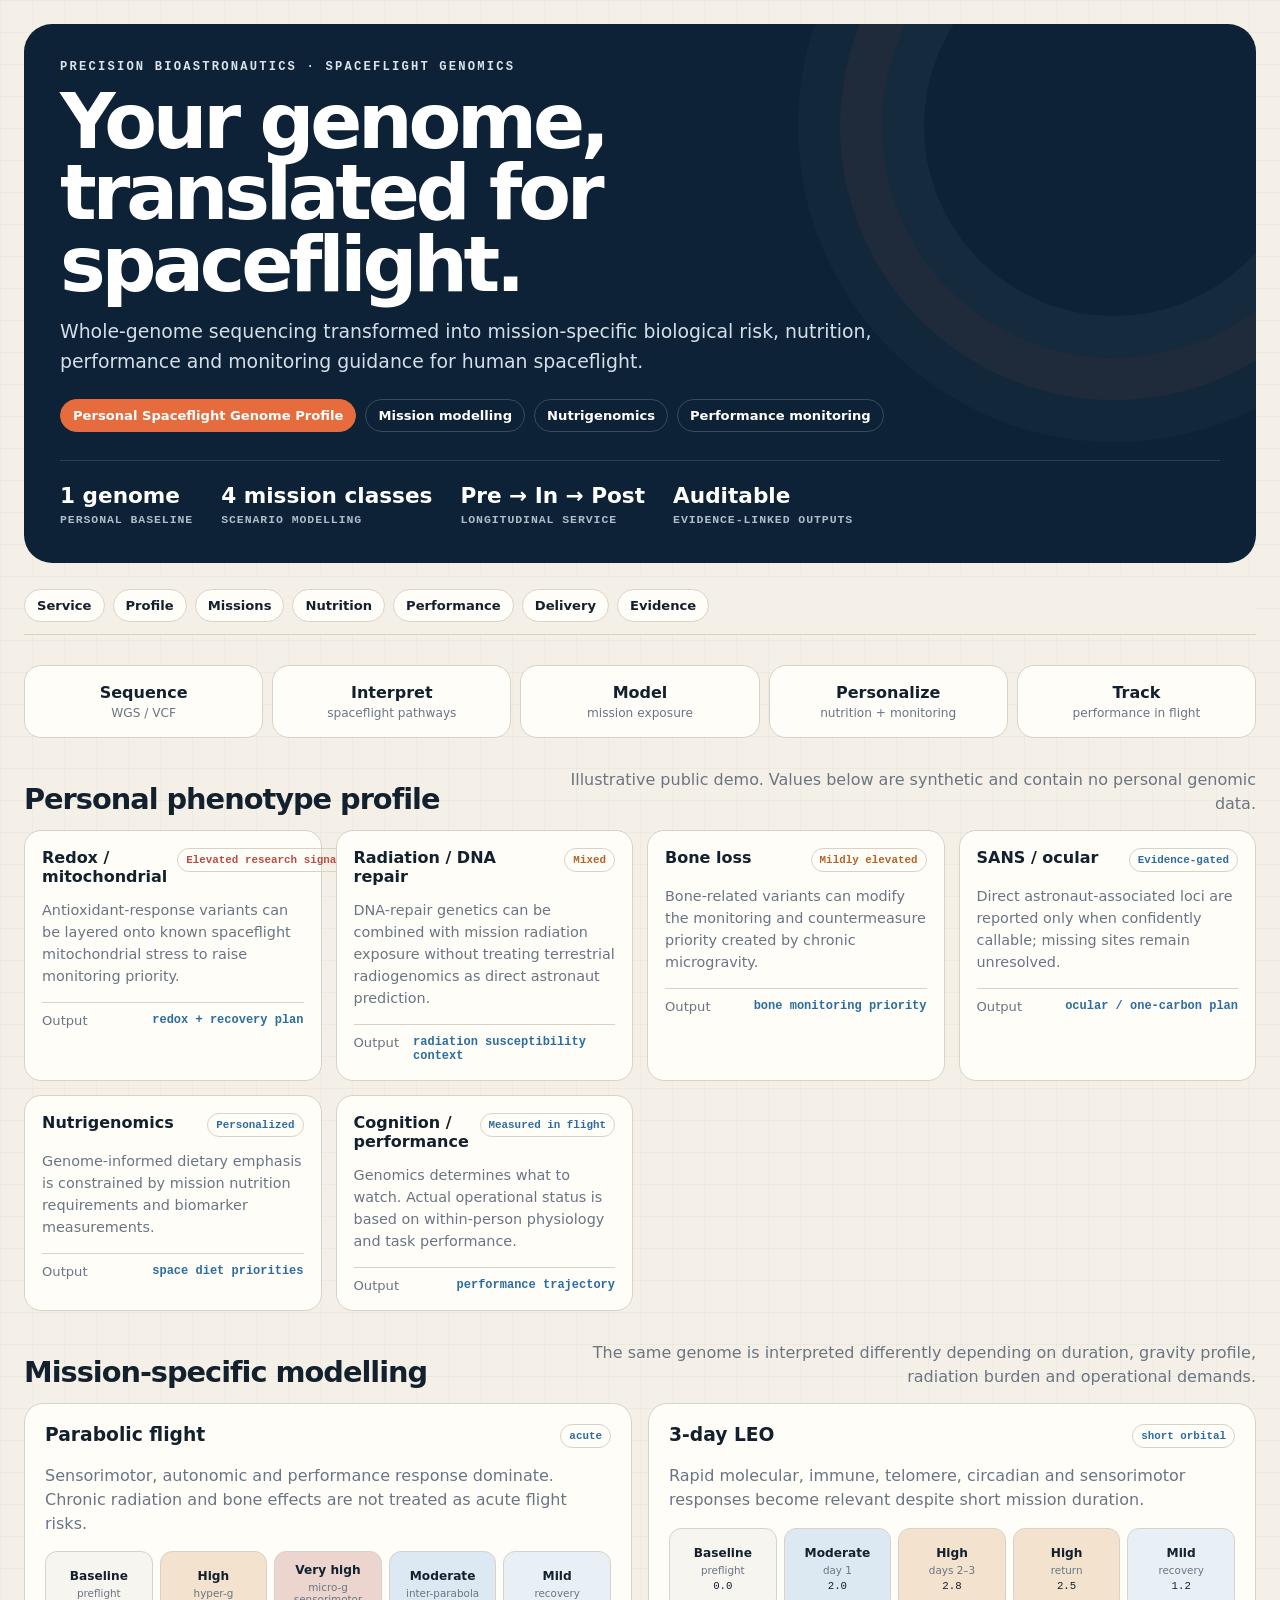
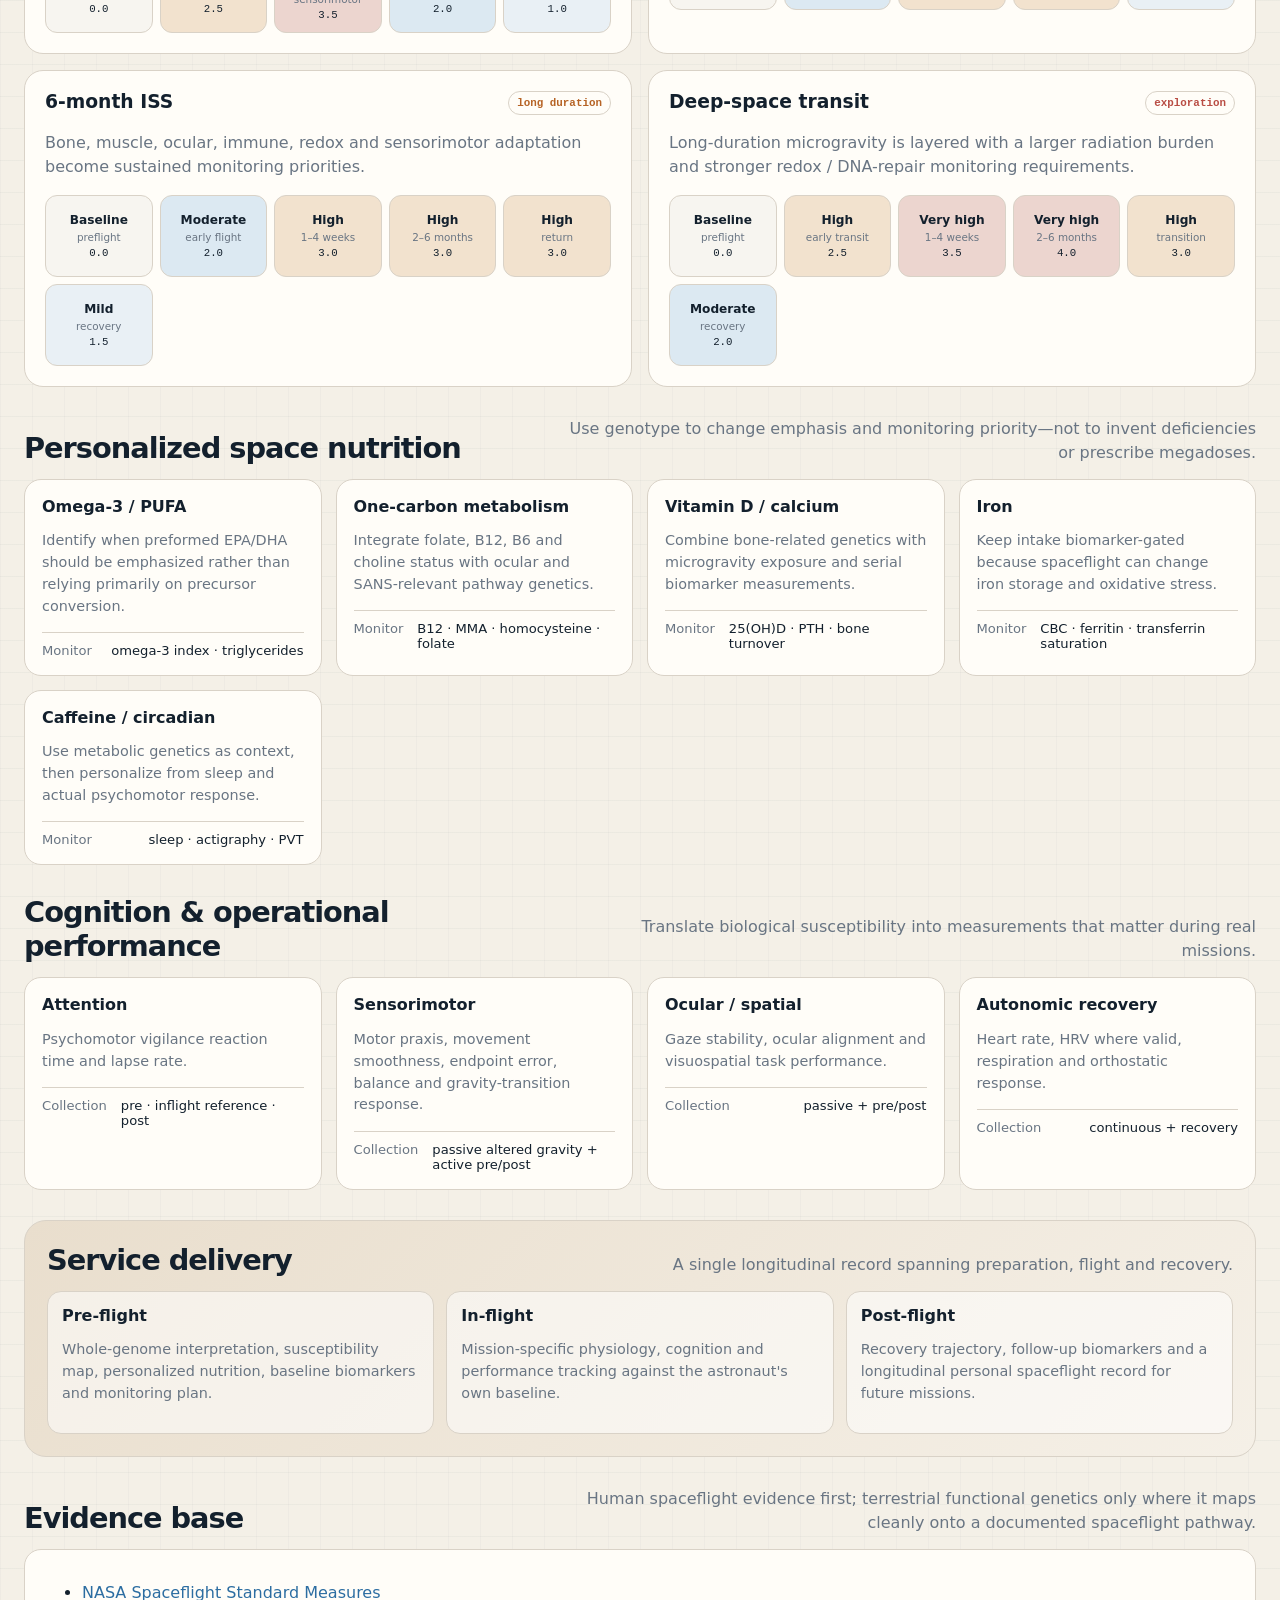
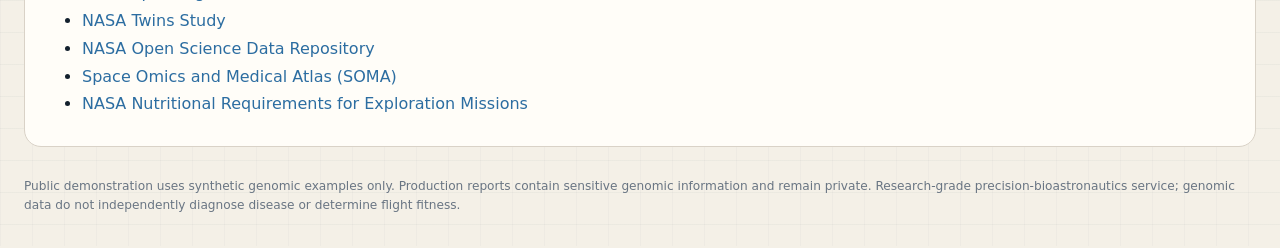
<file: spaceflight-genomics/index.html>
<!doctype html>
<html lang="en">
<head>
<meta charset="utf-8">
<meta name="viewport" content="width=device-width,initial-scale=1">
<title>Spaceflight Genomics — Precision Bioastronautics</title>
<meta name="description" content="Whole-genome sequencing translated into mission-specific biological risk, nutrition, performance and monitoring guidance for human spaceflight.">
<style>
:root{
  --bg:#f4f0e7;--ink:#13202d;--navy:#0d2236;--muted:#697583;--line:#d9d2c7;
  --card:#fffdf8;--orange:#e66c3d;--blue:#2c6da1;--red:#b94d44;--cream:#efe7d7;
  --mono:ui-monospace,SFMono-Regular,Menlo,Consolas,monospace;
  --sans:Inter,system-ui,-apple-system,BlinkMacSystemFont,"Segoe UI",sans-serif
}
*{box-sizing:border-box}
html{scroll-behavior:smooth}
body{
  margin:0;color:var(--ink);font-family:var(--sans);background:
  linear-gradient(rgba(13,34,54,.035) 1px,transparent 1px),
  linear-gradient(90deg,rgba(13,34,54,.025) 1px,transparent 1px),var(--bg);
  background-size:32px 32px
}
main{max-width:1320px;margin:auto;padding:24px}
header{
  background:var(--navy);color:white;border-radius:28px;padding:36px;
  position:relative;overflow:hidden
}
header:after{
  content:"";position:absolute;right:-90px;top:-130px;width:380px;height:380px;border-radius:50%;
  border:42px solid rgba(255,255,255,.035);
  box-shadow:0 0 0 42px rgba(230,108,61,.055),0 0 0 84px rgba(255,255,255,.025)
}
.kicker{font:700 .76rem var(--mono);text-transform:uppercase;letter-spacing:.18em;color:#dbe3eb}
h1{font-size:clamp(2.7rem,6vw,5.3rem);line-height:.93;letter-spacing:-.055em;margin:12px 0 16px;max-width:950px}
.lede{font-size:1.18rem;line-height:1.6;color:#d5dfe8;max-width:900px;margin:0}
.pills{display:flex;gap:9px;flex-wrap:wrap;margin-top:22px}
.pill{border:1px solid rgba(255,255,255,.18);border-radius:999px;padding:8px 12px;font-weight:750;font-size:.82rem}
.pill.hot{background:var(--orange);border-color:var(--orange)}
.stats{display:flex;gap:28px;flex-wrap:wrap;margin-top:28px;padding-top:22px;border-top:1px solid rgba(255,255,255,.13)}
.stat b{display:block;font-size:1.35rem}.stat span{font:700 .72rem var(--mono);text-transform:uppercase;letter-spacing:.08em;color:#aebdca}
nav{
  position:sticky;top:0;z-index:4;display:flex;gap:8px;flex-wrap:wrap;
  background:rgba(244,240,231,.95);backdrop-filter:blur(10px);
  padding:12px 0;margin:14px 0;border-bottom:1px solid var(--line)
}
nav a{
  text-decoration:none;color:var(--ink);background:var(--card);border:1px solid var(--line);
  padding:8px 12px;border-radius:999px;font-weight:750;font-size:.82rem
}
section{scroll-margin-top:76px;margin:30px 0}
.section-head{display:flex;align-items:end;justify-content:space-between;gap:20px;margin-bottom:14px}
.section-head h2{font-size:1.8rem;letter-spacing:-.035em;margin:0}
.section-head p{margin:0;max-width:690px;text-align:right;color:var(--muted);line-height:1.5}
.flow{display:grid;grid-template-columns:repeat(5,1fr);gap:9px}
.flow div,.card{
  background:var(--card);border:1px solid var(--line);border-radius:17px;padding:17px
}
.flow div{text-align:center}.flow b{display:block}.flow span{display:block;color:var(--muted);font-size:.76rem;margin-top:4px}
.grid{display:grid;grid-template-columns:repeat(auto-fit,minmax(280px,1fr));gap:14px}
.card h3{margin:0;font-size:1rem}.card-top{display:flex;justify-content:space-between;gap:10px;align-items:flex-start}
.badge{font:800 .68rem var(--mono);white-space:nowrap;border:1px solid var(--line);border-radius:999px;padding:5px 8px}
.orange{color:#b66325}.red{color:var(--red)}.blue{color:var(--blue)}
.muted{color:var(--muted);line-height:1.52;font-size:.9rem}
.mono{font:700 .75rem var(--mono);color:var(--blue)}
.metric{display:flex;justify-content:space-between;gap:14px;margin-top:12px;padding-top:10px;border-top:1px solid var(--line);font-size:.82rem}
.metric span:first-child{color:var(--muted)}
.missions{display:grid;grid-template-columns:repeat(2,minmax(0,1fr));gap:16px}
.mission{background:var(--card);border:1px solid var(--line);border-radius:19px;padding:20px;min-width:0}
.mission h3{margin:0}.mission p{color:var(--muted);line-height:1.48}
.strip{display:grid;grid-template-columns:repeat(auto-fit,minmax(92px,1fr));gap:7px;margin-top:12px}
.cell{min-height:82px;border:1px solid var(--line);border-radius:12px;padding:9px 6px;display:flex;flex-direction:column;align-items:center;justify-content:center;text-align:center;gap:4px}
.cell b{font-size:.76rem}.cell small{font-size:.65rem;color:var(--muted)}.cell code{font-size:.67rem}
.s0{background:#f7f5f0}.s1{background:#e9f0f5}.s2{background:#dce9f2}.s3{background:#f2e2ce}.s4{background:#ecd5cf}
.band{background:linear-gradient(135deg,#e9decd,#f5f0e7);border:1px solid var(--line);border-radius:22px;padding:22px}
.three{display:grid;grid-template-columns:repeat(3,1fr);gap:12px;margin-top:12px}
.three div{background:rgba(255,255,255,.55);border:1px solid var(--line);border-radius:14px;padding:14px}
.evidence a{color:var(--blue);text-decoration:none}.evidence li{margin:.55rem 0}
footer{margin:28px 0 8px;color:var(--muted);font-size:.76rem;line-height:1.5}
@media(max-width:920px){
  .missions{grid-template-columns:1fr}.flow{grid-template-columns:repeat(2,1fr)}.three{grid-template-columns:1fr}
  .section-head{display:block}.section-head p{text-align:left;margin-top:7px}
}
@media(max-width:560px){main{padding:14px}header{padding:24px 20px}.flow{grid-template-columns:1fr}.strip{grid-template-columns:repeat(2,minmax(0,1fr))}}
</style>
</head>
<body>
<main>
<header>
  <div class="kicker">Precision Bioastronautics · Spaceflight Genomics</div>
  <h1>Your genome, translated for spaceflight.</h1>
  <p class="lede">Whole-genome sequencing transformed into mission-specific biological risk, nutrition, performance and monitoring guidance for human spaceflight.</p>
  <div class="pills">
    <span class="pill hot">Personal Spaceflight Genome Profile</span>
    <span class="pill">Mission modelling</span>
    <span class="pill">Nutrigenomics</span>
    <span class="pill">Performance monitoring</span>
  </div>
  <div class="stats">
    <div class="stat"><b>1 genome</b><span>personal baseline</span></div>
    <div class="stat"><b>4 mission classes</b><span>scenario modelling</span></div>
    <div class="stat"><b>Pre → In → Post</b><span>longitudinal service</span></div>
    <div class="stat"><b>Auditable</b><span>evidence-linked outputs</span></div>
  </div>
</header>

<nav>
  <a href="#service">Service</a>
  <a href="#profile">Profile</a>
  <a href="#missions">Missions</a>
  <a href="#nutrition">Nutrition</a>
  <a href="#performance">Performance</a>
  <a href="#delivery">Delivery</a>
  <a href="#evidence">Evidence</a>
</nav>

<section id="service">
  <div class="flow">
    <div><b>Sequence</b><span>WGS / VCF</span></div>
    <div><b>Interpret</b><span>spaceflight pathways</span></div>
    <div><b>Model</b><span>mission exposure</span></div>
    <div><b>Personalize</b><span>nutrition + monitoring</span></div>
    <div><b>Track</b><span>performance in flight</span></div>
  </div>
</section>

<section id="profile">
  <div class="section-head">
    <h2>Personal phenotype profile</h2>
    <p>Illustrative public demo. Values below are synthetic and contain no personal genomic data.</p>
  </div>
  <div class="grid">
    <article class="card"><div class="card-top"><h3>Redox / mitochondrial</h3><span class="badge red">Elevated research signal</span></div><p class="muted">Antioxidant-response variants can be layered onto known spaceflight mitochondrial stress to raise monitoring priority.</p><div class="metric"><span>Output</span><span class="mono">redox + recovery plan</span></div></article>
    <article class="card"><div class="card-top"><h3>Radiation / DNA repair</h3><span class="badge orange">Mixed</span></div><p class="muted">DNA-repair genetics can be combined with mission radiation exposure without treating terrestrial radiogenomics as direct astronaut prediction.</p><div class="metric"><span>Output</span><span class="mono">radiation susceptibility context</span></div></article>
    <article class="card"><div class="card-top"><h3>Bone loss</h3><span class="badge orange">Mildly elevated</span></div><p class="muted">Bone-related variants can modify the monitoring and countermeasure priority created by chronic microgravity.</p><div class="metric"><span>Output</span><span class="mono">bone monitoring priority</span></div></article>
    <article class="card"><div class="card-top"><h3>SANS / ocular</h3><span class="badge blue">Evidence-gated</span></div><p class="muted">Direct astronaut-associated loci are reported only when confidently callable; missing sites remain unresolved.</p><div class="metric"><span>Output</span><span class="mono">ocular / one-carbon plan</span></div></article>
    <article class="card"><div class="card-top"><h3>Nutrigenomics</h3><span class="badge blue">Personalized</span></div><p class="muted">Genome-informed dietary emphasis is constrained by mission nutrition requirements and biomarker measurements.</p><div class="metric"><span>Output</span><span class="mono">space diet priorities</span></div></article>
    <article class="card"><div class="card-top"><h3>Cognition / performance</h3><span class="badge blue">Measured in flight</span></div><p class="muted">Genomics determines what to watch. Actual operational status is based on within-person physiology and task performance.</p><div class="metric"><span>Output</span><span class="mono">performance trajectory</span></div></article>
  </div>
</section>

<section id="missions">
  <div class="section-head">
    <h2>Mission-specific modelling</h2>
    <p>The same genome is interpreted differently depending on duration, gravity profile, radiation burden and operational demands.</p>
  </div>
  <div class="missions">
    <article class="mission">
      <div class="card-top"><h3>Parabolic flight</h3><span class="badge blue">acute</span></div>
      <p>Sensorimotor, autonomic and performance response dominate. Chronic radiation and bone effects are not treated as acute flight risks.</p>
      <div class="strip">
        <div class="cell s0"><b>Baseline</b><small>preflight</small><code>0.0</code></div>
        <div class="cell s3"><b>High</b><small>hyper-g</small><code>2.5</code></div>
        <div class="cell s4"><b>Very high</b><small>micro-g sensorimotor</small><code>3.5</code></div>
        <div class="cell s2"><b>Moderate</b><small>inter-parabola</small><code>2.0</code></div>
        <div class="cell s1"><b>Mild</b><small>recovery</small><code>1.0</code></div>
      </div>
    </article>
    <article class="mission">
      <div class="card-top"><h3>3-day LEO</h3><span class="badge blue">short orbital</span></div>
      <p>Rapid molecular, immune, telomere, circadian and sensorimotor responses become relevant despite short mission duration.</p>
      <div class="strip">
        <div class="cell s0"><b>Baseline</b><small>preflight</small><code>0.0</code></div>
        <div class="cell s2"><b>Moderate</b><small>day 1</small><code>2.0</code></div>
        <div class="cell s3"><b>High</b><small>days 2–3</small><code>2.8</code></div>
        <div class="cell s3"><b>High</b><small>return</small><code>2.5</code></div>
        <div class="cell s1"><b>Mild</b><small>recovery</small><code>1.2</code></div>
      </div>
    </article>
    <article class="mission">
      <div class="card-top"><h3>6-month ISS</h3><span class="badge orange">long duration</span></div>
      <p>Bone, muscle, ocular, immune, redox and sensorimotor adaptation become sustained monitoring priorities.</p>
      <div class="strip">
        <div class="cell s0"><b>Baseline</b><small>preflight</small><code>0.0</code></div>
        <div class="cell s2"><b>Moderate</b><small>early flight</small><code>2.0</code></div>
        <div class="cell s3"><b>High</b><small>1–4 weeks</small><code>3.0</code></div>
        <div class="cell s3"><b>High</b><small>2–6 months</small><code>3.0</code></div>
        <div class="cell s3"><b>High</b><small>return</small><code>3.0</code></div>
        <div class="cell s1"><b>Mild</b><small>recovery</small><code>1.5</code></div>
      </div>
    </article>
    <article class="mission">
      <div class="card-top"><h3>Deep-space transit</h3><span class="badge red">exploration</span></div>
      <p>Long-duration microgravity is layered with a larger radiation burden and stronger redox / DNA-repair monitoring requirements.</p>
      <div class="strip">
        <div class="cell s0"><b>Baseline</b><small>preflight</small><code>0.0</code></div>
        <div class="cell s3"><b>High</b><small>early transit</small><code>2.5</code></div>
        <div class="cell s4"><b>Very high</b><small>1–4 weeks</small><code>3.5</code></div>
        <div class="cell s4"><b>Very high</b><small>2–6 months</small><code>4.0</code></div>
        <div class="cell s3"><b>High</b><small>transition</small><code>3.0</code></div>
        <div class="cell s2"><b>Moderate</b><small>recovery</small><code>2.0</code></div>
      </div>
    </article>
  </div>
</section>

<section id="nutrition">
  <div class="section-head"><h2>Personalized space nutrition</h2><p>Use genotype to change emphasis and monitoring priority—not to invent deficiencies or prescribe megadoses.</p></div>
  <div class="grid">
    <article class="card"><h3>Omega-3 / PUFA</h3><p class="muted">Identify when preformed EPA/DHA should be emphasized rather than relying primarily on precursor conversion.</p><div class="metric"><span>Monitor</span><span>omega-3 index · triglycerides</span></div></article>
    <article class="card"><h3>One-carbon metabolism</h3><p class="muted">Integrate folate, B12, B6 and choline status with ocular and SANS-relevant pathway genetics.</p><div class="metric"><span>Monitor</span><span>B12 · MMA · homocysteine · folate</span></div></article>
    <article class="card"><h3>Vitamin D / calcium</h3><p class="muted">Combine bone-related genetics with microgravity exposure and serial biomarker measurements.</p><div class="metric"><span>Monitor</span><span>25(OH)D · PTH · bone turnover</span></div></article>
    <article class="card"><h3>Iron</h3><p class="muted">Keep intake biomarker-gated because spaceflight can change iron storage and oxidative stress.</p><div class="metric"><span>Monitor</span><span>CBC · ferritin · transferrin saturation</span></div></article>
    <article class="card"><h3>Caffeine / circadian</h3><p class="muted">Use metabolic genetics as context, then personalize from sleep and actual psychomotor response.</p><div class="metric"><span>Monitor</span><span>sleep · actigraphy · PVT</span></div></article>
  </div>
</section>

<section id="performance">
  <div class="section-head"><h2>Cognition & operational performance</h2><p>Translate biological susceptibility into measurements that matter during real missions.</p></div>
  <div class="grid">
    <article class="card"><h3>Attention</h3><p class="muted">Psychomotor vigilance reaction time and lapse rate.</p><div class="metric"><span>Collection</span><span>pre · inflight reference · post</span></div></article>
    <article class="card"><h3>Sensorimotor</h3><p class="muted">Motor praxis, movement smoothness, endpoint error, balance and gravity-transition response.</p><div class="metric"><span>Collection</span><span>passive altered gravity + active pre/post</span></div></article>
    <article class="card"><h3>Ocular / spatial</h3><p class="muted">Gaze stability, ocular alignment and visuospatial task performance.</p><div class="metric"><span>Collection</span><span>passive + pre/post</span></div></article>
    <article class="card"><h3>Autonomic recovery</h3><p class="muted">Heart rate, HRV where valid, respiration and orthostatic response.</p><div class="metric"><span>Collection</span><span>continuous + recovery</span></div></article>
  </div>
</section>

<section id="delivery">
  <div class="band">
    <div class="section-head"><h2>Service delivery</h2><p>A single longitudinal record spanning preparation, flight and recovery.</p></div>
    <div class="three">
      <div><b>Pre-flight</b><p class="muted">Whole-genome interpretation, susceptibility map, personalized nutrition, baseline biomarkers and monitoring plan.</p></div>
      <div><b>In-flight</b><p class="muted">Mission-specific physiology, cognition and performance tracking against the astronaut's own baseline.</p></div>
      <div><b>Post-flight</b><p class="muted">Recovery trajectory, follow-up biomarkers and a longitudinal personal spaceflight record for future missions.</p></div>
    </div>
  </div>
</section>

<section id="evidence">
  <div class="section-head"><h2>Evidence base</h2><p>Human spaceflight evidence first; terrestrial functional genetics only where it maps cleanly onto a documented spaceflight pathway.</p></div>
  <article class="card evidence">
    <ul>
      <li><a href="https://www.nasa.gov/reference/standard-measures/" target="_blank">NASA Spaceflight Standard Measures</a></li>
      <li><a href="https://www.nasa.gov/humans-in-space/nasas-twins-study-results-published-in-science-journal/" target="_blank">NASA Twins Study</a></li>
      <li><a href="https://science.nasa.gov/biological-physical/data/osdr/" target="_blank">NASA Open Science Data Repository</a></li>
      <li><a href="https://www.nature.com/articles/s41586-024-07639-y" target="_blank">Space Omics and Medical Atlas (SOMA)</a></li>
      <li><a href="https://ntrs.nasa.gov/citations/20205008306" target="_blank">NASA Nutritional Requirements for Exploration Missions</a></li>
    </ul>
  </article>
</section>

<footer>
Public demonstration uses synthetic genomic examples only. Production reports contain sensitive genomic information and remain private. Research-grade precision-bioastronautics service; genomic data do not independently diagnose disease or determine flight fitness.
</footer>
</main>
</body>
</html>
</file>
